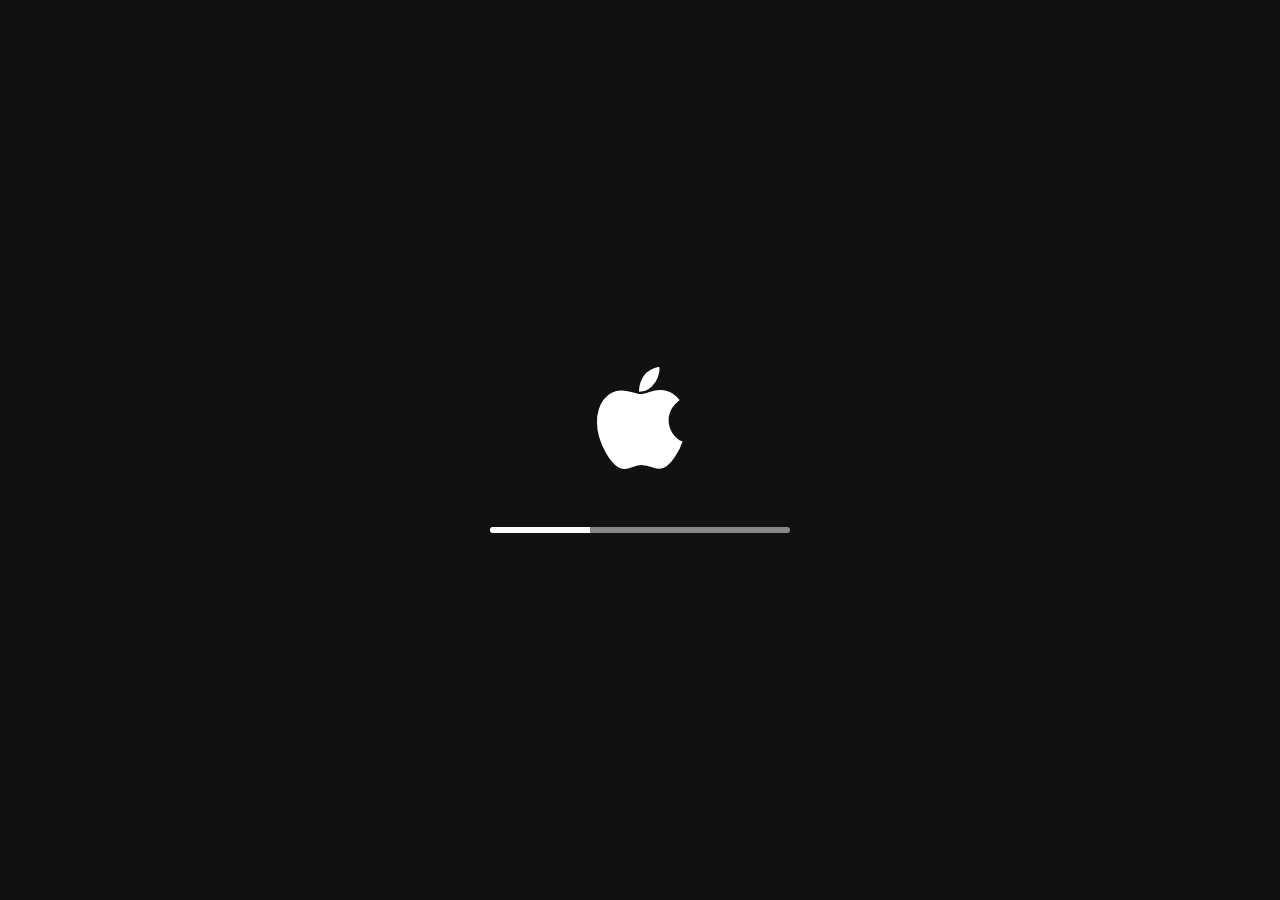
<file: index.html>
<!DOCTYPE html>
<html lang="en">
<head>
    <meta charset="UTF-8">
    <meta http-equiv="X-UA-Compatible" content="IE=edge">
    <meta name="viewport" content="width=device-width, initial-scale=1.0">
    <title>Zeki Baklan</title>
    <link rel="stylesheet" href="https://maxcdn.bootstrapcdn.com/font-awesome/4.6.3/css/font-awesome.min.css">
    <link rel="stylesheet" href="./styles.css">
    <link rel="apple-touch-icon" href="assets/favicon.png" />
      <link rel="icon" type="image/x-icon" href="assets/favicon.ico" />

      <link rel="icon" type="image/x-icon" href="assets/favicon.ico" />
      <link rel="apple-touch-icon" sizes="180x180" href="assets/apple-touch-icon.png">
    <link rel="icon" type="image/png" sizes="32x32" href="assets/favicon-32x32.png">
    <link rel="icon" type="image/png" sizes="16x16" href="assets/favicon-16x16.png">
    <link rel="manifest" href="assets/site.webmanifest">

</head>
<body>
    <i class="fa fa-apple logo"></i>

    <div class="progress">
        <div class="progress-inner"></div>
    </div>

    <script>
        const progressBar = document.querySelector('.progress-inner');

        // Yükleme animasyonu tamamlandığında
        progressBar.addEventListener('animationend', () => {
            // Yönlendirme işlemini gerçekleştir

            window.location.href = 'zeki.html';
        });

        // İlerleme çubuğu animasyonunun başlaması için gereken tetikleyici
        setTimeout(() => {
            progressBar.style.animation = 'load 5.2s linear';
        }, 0);
    </script>
</body>
</html>
</file>
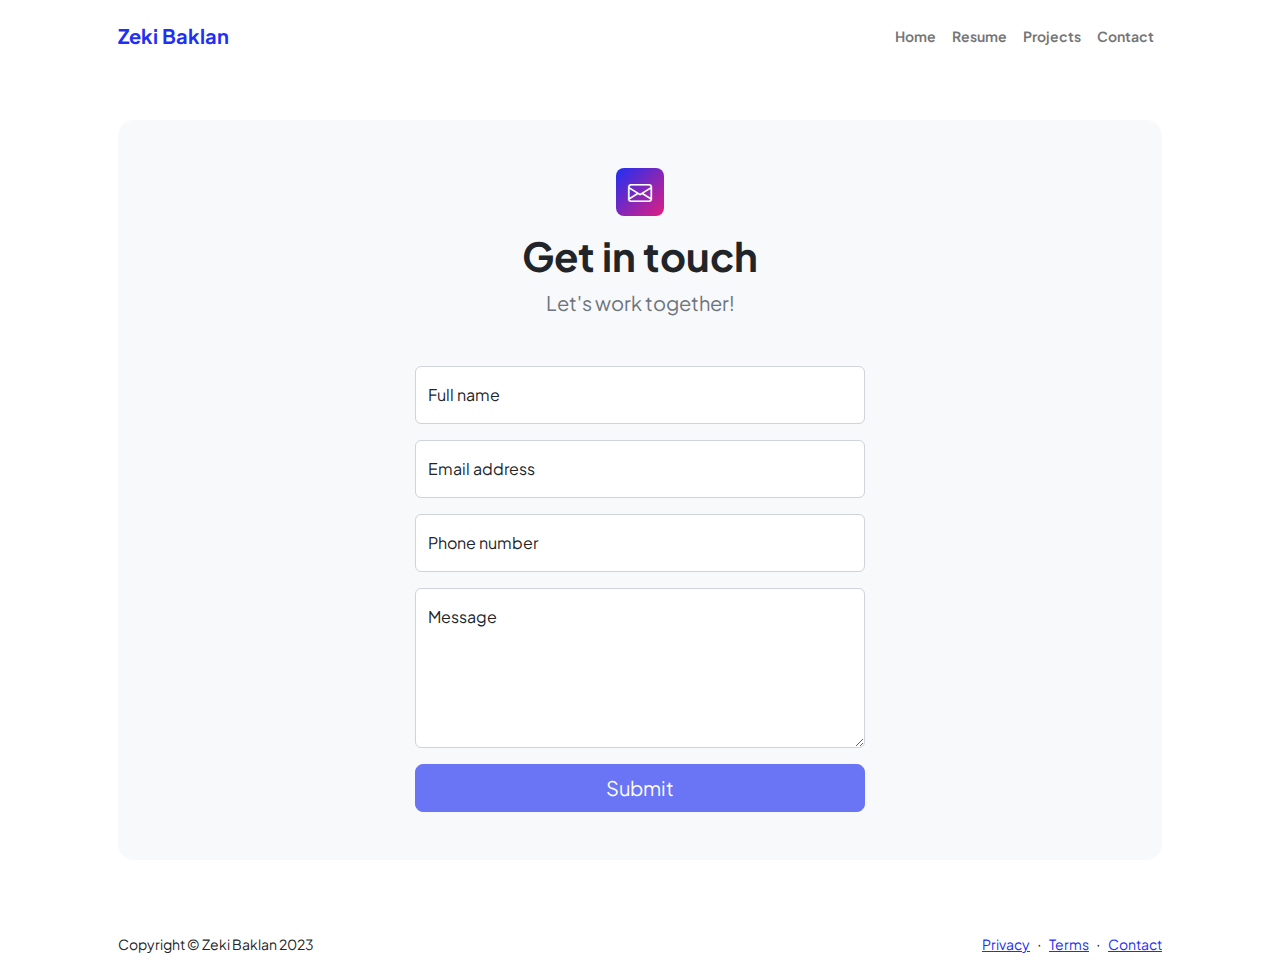
<file: contact.html>
<!DOCTYPE html>
<html lang="en">
    <head>
        <meta charset="utf-8" />
        <meta name="viewport" content="width=device-width, initial-scale=1, shrink-to-fit=no" />
        <meta name="description" content />
        <meta name="author" content />
        <title>Modern Business - Start Bootstrap Template</title>
        <!-- Favicon-->
        <link rel="icon" type="image/x-icon" href="assets/favicon.ico" />
        <!-- Custom Google font-->
        <link rel="preconnect" href="https://fonts.googleapis.com" />
        <link rel="preconnect" href="https://fonts.gstatic.com" crossorigin />
        <link href="https://fonts.googleapis.com/css2?family=Plus+Jakarta+Sans:wght@100;200;300;400;500;600;700;800;900&amp;display=swap" rel="stylesheet" />
        <!-- Bootstrap icons-->
        <link href="https://cdn.jsdelivr.net/npm/bootstrap-icons@1.8.1/font/bootstrap-icons.css" rel="stylesheet" />
        <!-- Core theme CSS (includes Bootstrap)-->
        <link href="css/styles.css" rel="stylesheet" />
    </head>
    <body class="d-flex flex-column">
        <main class="flex-shrink-0">
            <!-- Navigation-->
            <nav class="navbar navbar-expand-lg navbar-light bg-white py-3">
                <div class="container px-5">
                    <a class="navbar-brand" href="index.html"><span class="fw-bolder text-primary">Zeki Baklan</span></a>
                    <button class="navbar-toggler" type="button" data-bs-toggle="collapse" data-bs-target="#navbarSupportedContent" aria-controls="navbarSupportedContent" aria-expanded="false" aria-label="Toggle navigation"><span class="navbar-toggler-icon"></span></button>
                    <div class="collapse navbar-collapse" id="navbarSupportedContent">
                        <ul class="navbar-nav ms-auto mb-2 mb-lg-0 small fw-bolder">
                            <li class="nav-item"><a class="nav-link" href="index.html">Home</a></li>
                            <li class="nav-item"><a class="nav-link" href="resume.html">Resume</a></li>
                            <li class="nav-item"><a class="nav-link" href="projects.html">Projects</a></li>
                            <li class="nav-item"><a class="nav-link" href="contact.html">Contact</a></li>
                        </ul>
                    </div>
                </div>
            </nav>
            <!-- Page content-->
            <section class="py-5">
                <div class="container px-5">
                    <!-- Contact form-->
                    <div class="bg-light rounded-4 py-5 px-4 px-md-5">
                        <div class="text-center mb-5">
                            <div class="feature bg-primary bg-gradient-primary-to-secondary text-white rounded-3 mb-3"><i class="bi bi-envelope"></i></div>
                            <h1 class="fw-bolder">Get in touch</h1>
                            <p class="lead fw-normal text-muted mb-0">Let's work together!</p>
                        </div>
                        <div class="row gx-5 justify-content-center">
                            <div class="col-lg-8 col-xl-6">
                                <!-- * * * * * * * * * * * * * * *-->
                                <!-- * * SB Forms Contact Form * *-->
                                <!-- * * * * * * * * * * * * * * *-->
                                <!-- This form is pre-integrated with SB Forms.-->
                                <!-- To make this form functional, sign up at-->
                                <!-- https://startbootstrap.com/solution/contact-forms-->
                                <!-- to get an API token!-->
                                <form id="contactForm" data-sb-form-api-token="API_TOKEN">
                                    <!-- Name input-->
                                    <div class="form-floating mb-3">
                                        <input class="form-control" id="name" type="text" placeholder="Enter your name..." data-sb-validations="required" />
                                        <label for="name">Full name</label>
                                        <div class="invalid-feedback" data-sb-feedback="name:required">A name is required.</div>
                                    </div>
                                    <!-- Email address input-->
                                    <div class="form-floating mb-3">
                                        <input class="form-control" id="email" type="email" placeholder="name@example.com" data-sb-validations="required,email" />
                                        <label for="email">Email address</label>
                                        <div class="invalid-feedback" data-sb-feedback="email:required">An email is required.</div>
                                        <div class="invalid-feedback" data-sb-feedback="email:email">Email is not valid.</div>
                                    </div>
                                    <!-- Phone number input-->
                                    <div class="form-floating mb-3">
                                        <input class="form-control" id="phone" type="tel" placeholder="(123) 456-7890" data-sb-validations="required" />
                                        <label for="phone">Phone number</label>
                                        <div class="invalid-feedback" data-sb-feedback="phone:required">A phone number is required.</div>
                                    </div>
                                    <!-- Message input-->
                                    <div class="form-floating mb-3">
                                        <textarea class="form-control" id="message" type="text" placeholder="Enter your message here..." style="height: 10rem" data-sb-validations="required"></textarea>
                                        <label for="message">Message</label>
                                        <div class="invalid-feedback" data-sb-feedback="message:required">A message is required.</div>
                                    </div>
                                    <!-- Submit success message-->
                                    <!---->
                                    <!-- This is what your users will see when the form-->
                                    <!-- has successfully submitted-->
                                    <div class="d-none" id="submitSuccessMessage">
                                        <div class="text-center mb-3">
                                            <div class="fw-bolder">Form submission successful!</div>
                                            To activate this form, sign up at
                                            <br />
                                            <a href="https://startbootstrap.com/solution/contact-forms">https://startbootstrap.com/solution/contact-forms</a>
                                        </div>
                                    </div>
                                    <!-- Submit error message-->
                                    <!---->
                                    <!-- This is what your users will see when there is-->
                                    <!-- an error submitting the form-->
                                    <div class="d-none" id="submitErrorMessage"><div class="text-center text-danger mb-3">Error sending message!</div></div>
                                    <!-- Submit Button-->
                                    <div class="d-grid"><button class="btn btn-primary btn-lg disabled" id="submitButton" type="submit">Submit</button></div>
                                </form>
                            </div>
                        </div>
                    </div>
                </div>
            </section>
        </main>
        <!-- Footer-->
        <footer class="bg-white py-4 mt-auto">
            <div class="container px-5">
                <div class="row align-items-center justify-content-between flex-column flex-sm-row">
                    <div class="col-auto"><div class="small m-0">Copyright &copy; Zeki Baklan 2023</div></div>
                    <div class="col-auto">
                        <a class="small" href="#!">Privacy</a>
                        <span class="mx-1">&middot;</span>
                        <a class="small" href="#!">Terms</a>
                        <span class="mx-1">&middot;</span>
                        <a class="small" href="#!">Contact</a>
                    </div>
                </div>
            </div>
        </footer>
        <!-- Bootstrap core JS-->
        <script src="https://cdn.jsdelivr.net/npm/bootstrap@5.2.3/dist/js/bootstrap.bundle.min.js"></script>
        <!-- Core theme JS-->
        <script src="js/scripts.js"></script>
        <!-- * * * * * * * * * * * * * * * * * * * * * * * * * * * * * * * * * * * * * * * *-->
        <!-- * *                               SB Forms JS                               * *-->
        <!-- * * Activate your form at https://startbootstrap.com/solution/contact-forms * *-->
        <!-- * * * * * * * * * * * * * * * * * * * * * * * * * * * * * * * * * * * * * * * *-->
        <script src="https://cdn.startbootstrap.com/sb-forms-latest.js"></script>
    </body>
</html>
</file>
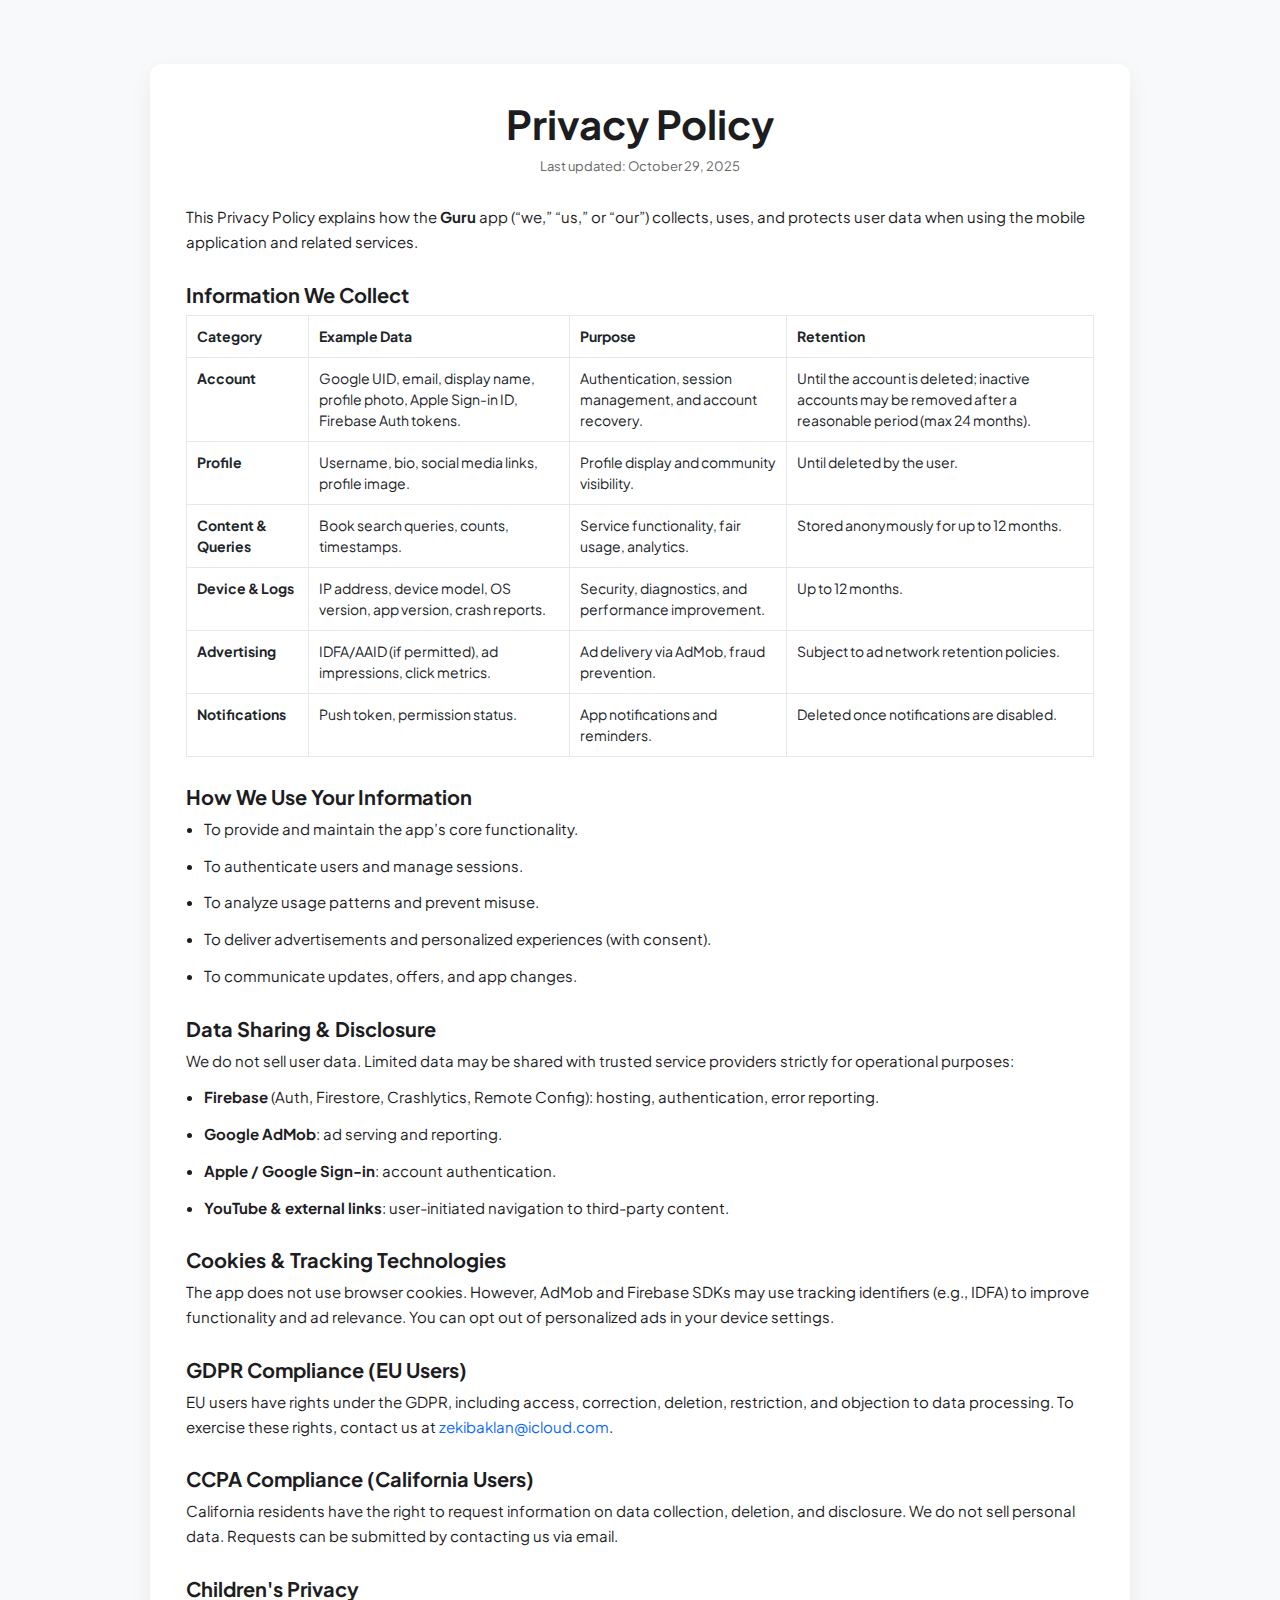
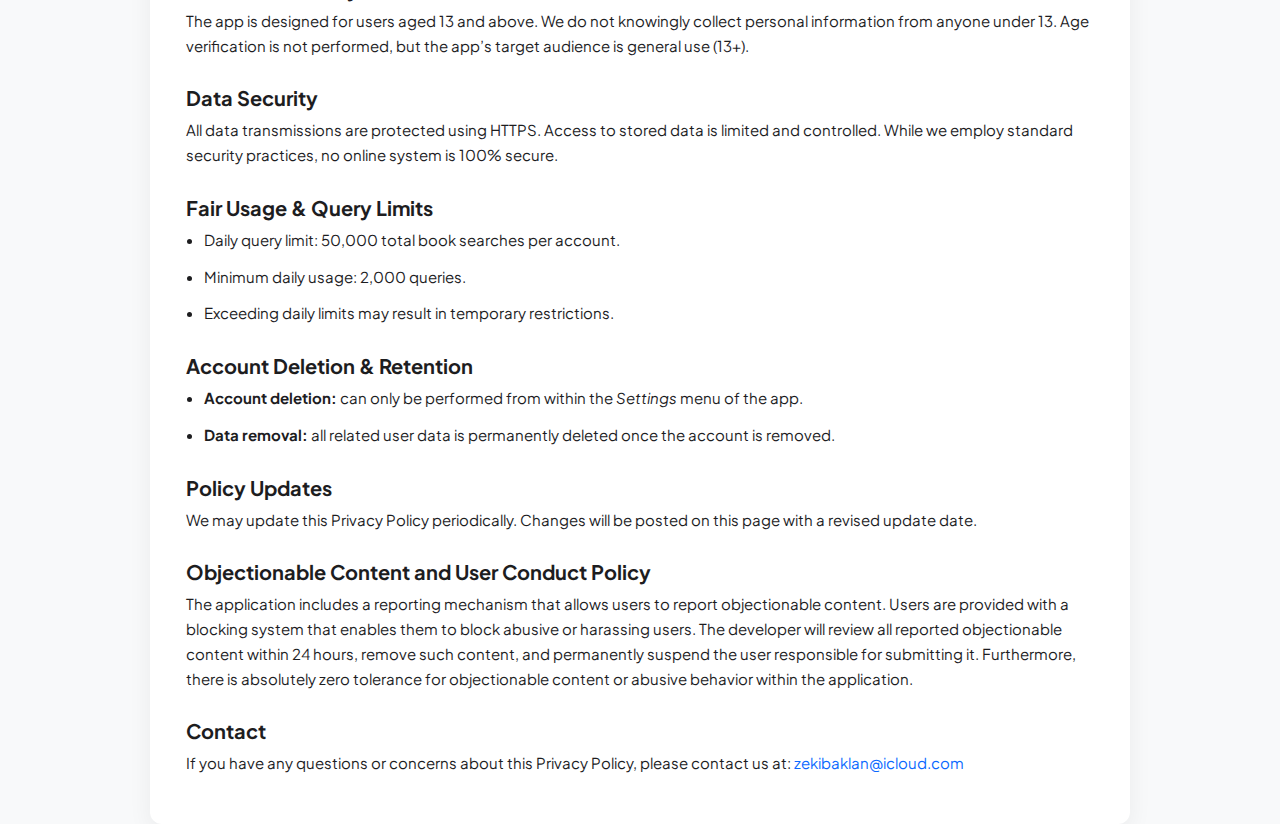
<file: privacy.html>
<!DOCTYPE html>
<html lang="en">
<head>
  <meta charset="utf-8" />
  <meta name="viewport" content="width=device-width, initial-scale=1" />
  <meta name="description" content="Privacy Policy - Guru App" />
  <title>Privacy Policy - Guru App</title>

  <link rel="icon" type="image/x-icon" href="assets/favicon.png" />
  <link rel="preconnect" href="https://fonts.googleapis.com" />
  <link rel="preconnect" href="https://fonts.gstatic.com" crossorigin />
  <link href="https://fonts.googleapis.com/css2?family=Plus+Jakarta+Sans:wght@300;400;600;700&display=swap" rel="stylesheet" />
  <link href="https://cdn.jsdelivr.net/npm/bootstrap-icons@1.8.1/font/bootstrap-icons.css" rel="stylesheet" />
  <link href="css/styles.css" rel="stylesheet" />

  <style>
	body { font-family: 'Plus Jakarta Sans', sans-serif; background:#f8f9fa; color:#1d1d1f; margin:0; }
	.wrap { max-width:980px; margin:64px auto; background:#fff; padding:36px; border-radius:12px; box-shadow:0 8px 24px rgba(0,0,0,.06); }
	h1 { font-size:40px; font-weight:700; text-align:center; margin-bottom:8px; }
	.muted { color:#666; font-size:13px; text-align:center; margin-bottom:28px; }
	h2 { font-size:20px; font-weight:700; margin:28px 0 8px; }
	p, li { font-size:15px; line-height:1.65; margin-bottom:12px; }
	ul { padding-left:18px; margin-bottom:12px; }
	a { color:#0b69ff; text-decoration:none; }
	a:hover { text-decoration:underline; }
	.table { width:100%; border-collapse:collapse; margin:8px 0 16px; }
	.table th, .table td { border:1px solid #e5e7eb; text-align:left; padding:10px; font-size:14px; vertical-align:top; }
	.badge { display:inline-block; padding:2px 8px; font-size:12px; border-radius:999px; background:#eef2ff; color:#3730a3; }
	.note { font-size:13px; color:#555; }
	.kvkk { background:#fff7ed; border:1px solid #fed7aa; padding:12px; border-radius:10px; }
  </style>
</head>
<body>
  <div class="wrap">
	<h1>Privacy Policy</h1>
	<p class="muted">Last updated: October 29, 2025</p>

	<p>This Privacy Policy explains how the <strong>Guru</strong> app (“we,” “us,” or “our”) collects, uses, and protects user data when using the mobile application and related services.</p>

	<h2>Information We Collect</h2>
	<table class="table">
	  <thead>
		<tr>
		  <th>Category</th>
		  <th>Example Data</th>
		  <th>Purpose</th>
		  <th>Retention</th>
		</tr>
	  </thead>
	  <tbody>
		<tr>
		  <td><strong>Account</strong></td>
		  <td>Google UID, email, display name, profile photo, Apple Sign-in ID, Firebase Auth tokens.</td>
		  <td>Authentication, session management, and account recovery.</td>
		  <td>Until the account is deleted; inactive accounts may be removed after a reasonable period (max 24 months).</td>
		</tr>
		<tr>
		  <td><strong>Profile</strong></td>
		  <td>Username, bio, social media links, profile image.</td>
		  <td>Profile display and community visibility.</td>
		  <td>Until deleted by the user.</td>
		</tr>
		<tr>
		  <td><strong>Content & Queries</strong></td>
		  <td>Book search queries, counts, timestamps.</td>
		  <td>Service functionality, fair usage, analytics.</td>
		  <td>Stored anonymously for up to 12 months.</td>
		</tr>
		<tr>
		  <td><strong>Device & Logs</strong></td>
		  <td>IP address, device model, OS version, app version, crash reports.</td>
		  <td>Security, diagnostics, and performance improvement.</td>
		  <td>Up to 12 months.</td>
		</tr>
		<tr>
		  <td><strong>Advertising</strong></td>
		  <td>IDFA/AAID (if permitted), ad impressions, click metrics.</td>
		  <td>Ad delivery via AdMob, fraud prevention.</td>
		  <td>Subject to ad network retention policies.</td>
		</tr>
		<tr>
		  <td><strong>Notifications</strong></td>
		  <td>Push token, permission status.</td>
		  <td>App notifications and reminders.</td>
		  <td>Deleted once notifications are disabled.</td>
		</tr>
	  </tbody>
	</table>

	<h2>How We Use Your Information</h2>
	<ul>
	  <li>To provide and maintain the app’s core functionality.</li>
	  <li>To authenticate users and manage sessions.</li>
	  <li>To analyze usage patterns and prevent misuse.</li>
	  <li>To deliver advertisements and personalized experiences (with consent).</li>
	  <li>To communicate updates, offers, and app changes.</li>
	</ul>

	<h2>Data Sharing & Disclosure</h2>
	<p>We do not sell user data. Limited data may be shared with trusted service providers strictly for operational purposes:</p>
	<ul>
	  <li><strong>Firebase</strong> (Auth, Firestore, Crashlytics, Remote Config): hosting, authentication, error reporting.</li>
	  <li><strong>Google AdMob</strong>: ad serving and reporting.</li>
	  <li><strong>Apple / Google Sign-in</strong>: account authentication.</li>
	  <li><strong>YouTube & external links</strong>: user-initiated navigation to third-party content.</li>
	</ul>

	<h2>Cookies & Tracking Technologies</h2>
	<p>The app does not use browser cookies. However, AdMob and Firebase SDKs may use tracking identifiers (e.g., IDFA) to improve functionality and ad relevance. You can opt out of personalized ads in your device settings.</p>

	<h2>GDPR Compliance (EU Users)</h2>
	<p>EU users have rights under the GDPR, including access, correction, deletion, restriction, and objection to data processing. To exercise these rights, contact us at <a href="mailto:zekibaklan@icloud.com">zekibaklan@icloud.com</a>.</p>

	<h2>CCPA Compliance (California Users)</h2>
	<p>California residents have the right to request information on data collection, deletion, and disclosure. We do not sell personal data. Requests can be submitted by contacting us via email.</p>

	<h2>Children's Privacy</h2>
	<p>The app is designed for users aged 13 and above. We do not knowingly collect personal information from anyone under 13. Age verification is not performed, but the app’s target audience is general use (13+).</p>

	<h2>Data Security</h2>
	<p>All data transmissions are protected using HTTPS. Access to stored data is limited and controlled. While we employ standard security practices, no online system is 100% secure.</p>

	<h2>Fair Usage & Query Limits</h2>
	<ul>
	  <li>Daily query limit: 50,000 total book searches per account.</li>
	  <li>Minimum daily usage: 2,000 queries.</li>
	  <li>Exceeding daily limits may result in temporary restrictions.</li>
	</ul>

	<h2>Account Deletion & Retention</h2>
	<ul>
	  <li><strong>Account deletion:</strong> can only be performed from within the <em>Settings</em> menu of the app.</li>
	  <li><strong>Data removal:</strong> all related user data is permanently deleted once the account is removed.</li>
	</ul>

	<h2>Policy Updates</h2>
	<p>We may update this Privacy Policy periodically. Changes will be posted on this page with a revised update date.</p>
<h2>Objectionable Content and User Conduct Policy</h2>
	<p>The application includes a reporting mechanism that allows users to report objectionable content.  
	Users are provided with a blocking system that enables them to block abusive or harassing users.  
	The developer will review all reported objectionable content within 24 hours, remove such content, and permanently suspend the user responsible for submitting it.  
	Furthermore, there is absolutely zero tolerance for objectionable content or abusive behavior within the application.</p>

	<h2>Contact</h2>
	<p>If you have any questions or concerns about this Privacy Policy, please contact us at:  
	<a href="mailto:zekibaklan@icloud.com">zekibaklan@icloud.com</a></p>
  </div>
</body>
</html>
</file>
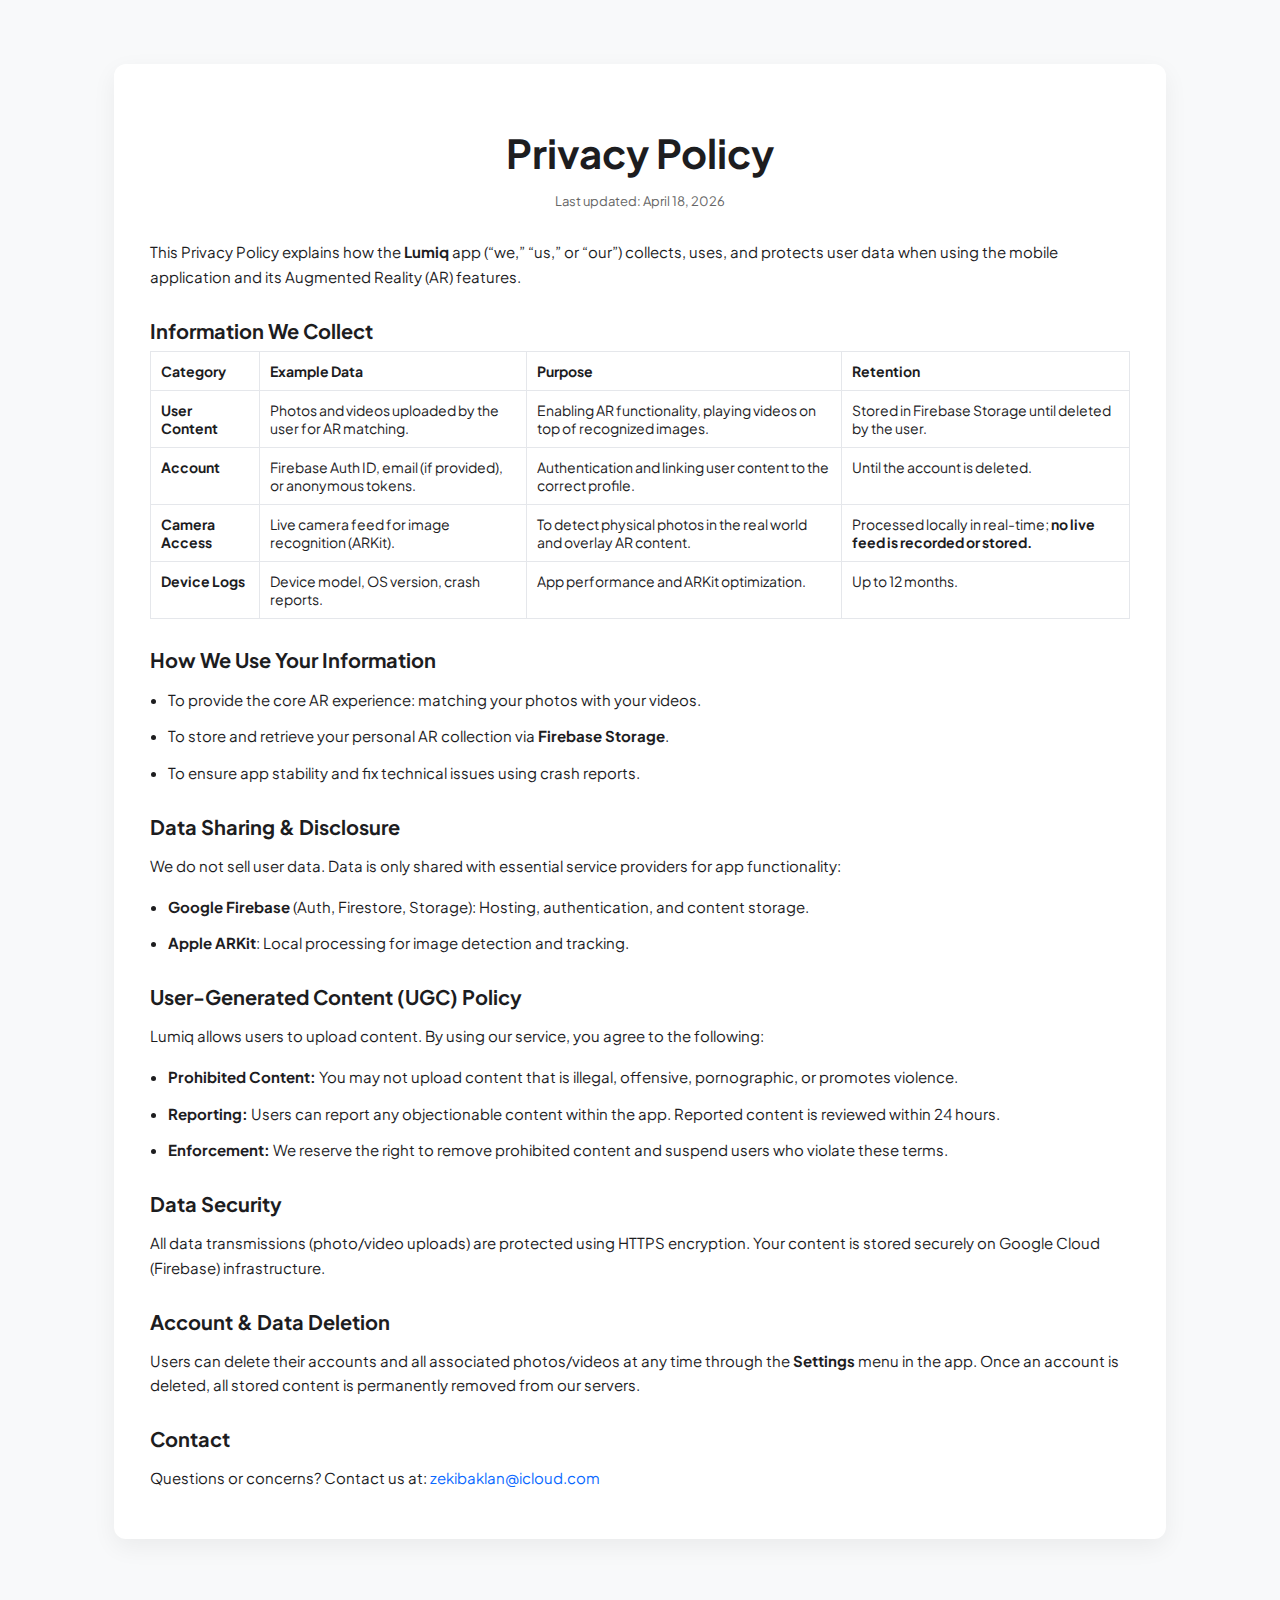
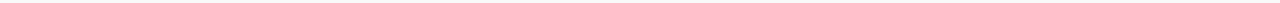
<file: privacyLumiq.html>
<!DOCTYPE html>
<html lang="en">
<head>
  <meta charset="utf-8" />
  <meta name="viewport" content="width=device-width, initial-scale=1" />
  <meta name="description" content="Privacy Policy - Lumiq App" />
  <title>Privacy Policy - Lumiq</title>

  <link rel="preconnect" href="https://fonts.googleapis.com" />
  <link rel="preconnect" href="https://fonts.gstatic.com" crossorigin />
  <link href="https://fonts.googleapis.com/css2?family=Plus+Jakarta+Sans:wght@300;400;600;700&display=swap" rel="stylesheet" />
  
  <style>
	body { font-family: 'Plus Jakarta Sans', sans-serif; background:#f8f9fa; color:#1d1d1f; margin:0; }
	.wrap { max-width:980px; margin:64px auto; background:#fff; padding:36px; border-radius:12px; box-shadow:0 8px 24px rgba(0,0,0,.06); }
	h1 { font-size:40px; font-weight:700; text-align:center; margin-bottom:8px; }
	.muted { color:#666; font-size:13px; text-align:center; margin-bottom:28px; }
	h2 { font-size:20px; font-weight:700; margin:28px 0 8px; }
	p, li { font-size:15px; line-height:1.65; margin-bottom:12px; }
	ul { padding-left:18px; margin-bottom:12px; }
	a { color:#0b69ff; text-decoration:none; }
	a:hover { text-decoration:underline; }
	.table { width:100%; border-collapse:collapse; margin:8px 0 16px; }
	.table th, .table td { border:1px solid #e5e7eb; text-align:left; padding:10px; font-size:14px; vertical-align:top; }
  </style>
</head>
<body>
  <div class="wrap">
	<h1>Privacy Policy</h1>
	<p class="muted">Last updated: April 18, 2026</p>

	<p>This Privacy Policy explains how the <strong>Lumiq</strong> app (“we,” “us,” or “our”) collects, uses, and protects user data when using the mobile application and its Augmented Reality (AR) features.</p>

	<h2>Information We Collect</h2>
	<table class="table">
	  <thead>
		<tr>
		  <th>Category</th>
		  <th>Example Data</th>
		  <th>Purpose</th>
		  <th>Retention</th>
		</tr>
	  </thead>
	  <tbody>
		<tr>
		  <td><strong>User Content</strong></td>
		  <td>Photos and videos uploaded by the user for AR matching.</td>
		  <td>Enabling AR functionality, playing videos on top of recognized images.</td>
		  <td>Stored in Firebase Storage until deleted by the user.</td>
		</tr>
		<tr>
		  <td><strong>Account</strong></td>
		  <td>Firebase Auth ID, email (if provided), or anonymous tokens.</td>
		  <td>Authentication and linking user content to the correct profile.</td>
		  <td>Until the account is deleted.</td>
		</tr>
		<tr>
		  <td><strong>Camera Access</strong></td>
		  <td>Live camera feed for image recognition (ARKit).</td>
		  <td>To detect physical photos in the real world and overlay AR content.</td>
		  <td>Processed locally in real-time; <strong>no live feed is recorded or stored.</strong></td>
		</tr>
		<tr>
		  <td><strong>Device Logs</strong></td>
		  <td>Device model, OS version, crash reports.</td>
		  <td>App performance and ARKit optimization.</td>
		  <td>Up to 12 months.</td>
		</tr>
	  </tbody>
	</table>

	<h2>How We Use Your Information</h2>
	<ul>
	  <li>To provide the core AR experience: matching your photos with your videos.</li>
	  <li>To store and retrieve your personal AR collection via <strong>Firebase Storage</strong>.</li>
	  <li>To ensure app stability and fix technical issues using crash reports.</li>
	</ul>

	<h2>Data Sharing & Disclosure</h2>
	<p>We do not sell user data. Data is only shared with essential service providers for app functionality:</p>
	<ul>
	  <li><strong>Google Firebase</strong> (Auth, Firestore, Storage): Hosting, authentication, and content storage.</li>
	  <li><strong>Apple ARKit</strong>: Local processing for image detection and tracking.</li>
	</ul>

	<h2>User-Generated Content (UGC) Policy</h2>
	<p>Lumiq allows users to upload content. By using our service, you agree to the following:</p>
	<ul>
	  <li><strong>Prohibited Content:</strong> You may not upload content that is illegal, offensive, pornographic, or promotes violence.</li>
	  <li><strong>Reporting:</strong> Users can report any objectionable content within the app. Reported content is reviewed within 24 hours.</li>
	  <li><strong>Enforcement:</strong> We reserve the right to remove prohibited content and suspend users who violate these terms.</li>
	</ul>

	<h2>Data Security</h2>
	<p>All data transmissions (photo/video uploads) are protected using HTTPS encryption. Your content is stored securely on Google Cloud (Firebase) infrastructure.</p>

	<h2>Account & Data Deletion</h2>
	<p>Users can delete their accounts and all associated photos/videos at any time through the <strong>Settings</strong> menu in the app. Once an account is deleted, all stored content is permanently removed from our servers.</p>

	<h2>Contact</h2>
	<p>Questions or concerns? Contact us at: <a href="mailto:zekibaklan@icloud.com">zekibaklan@icloud.com</a></p>
  </div>
</body>
</html>
</file>
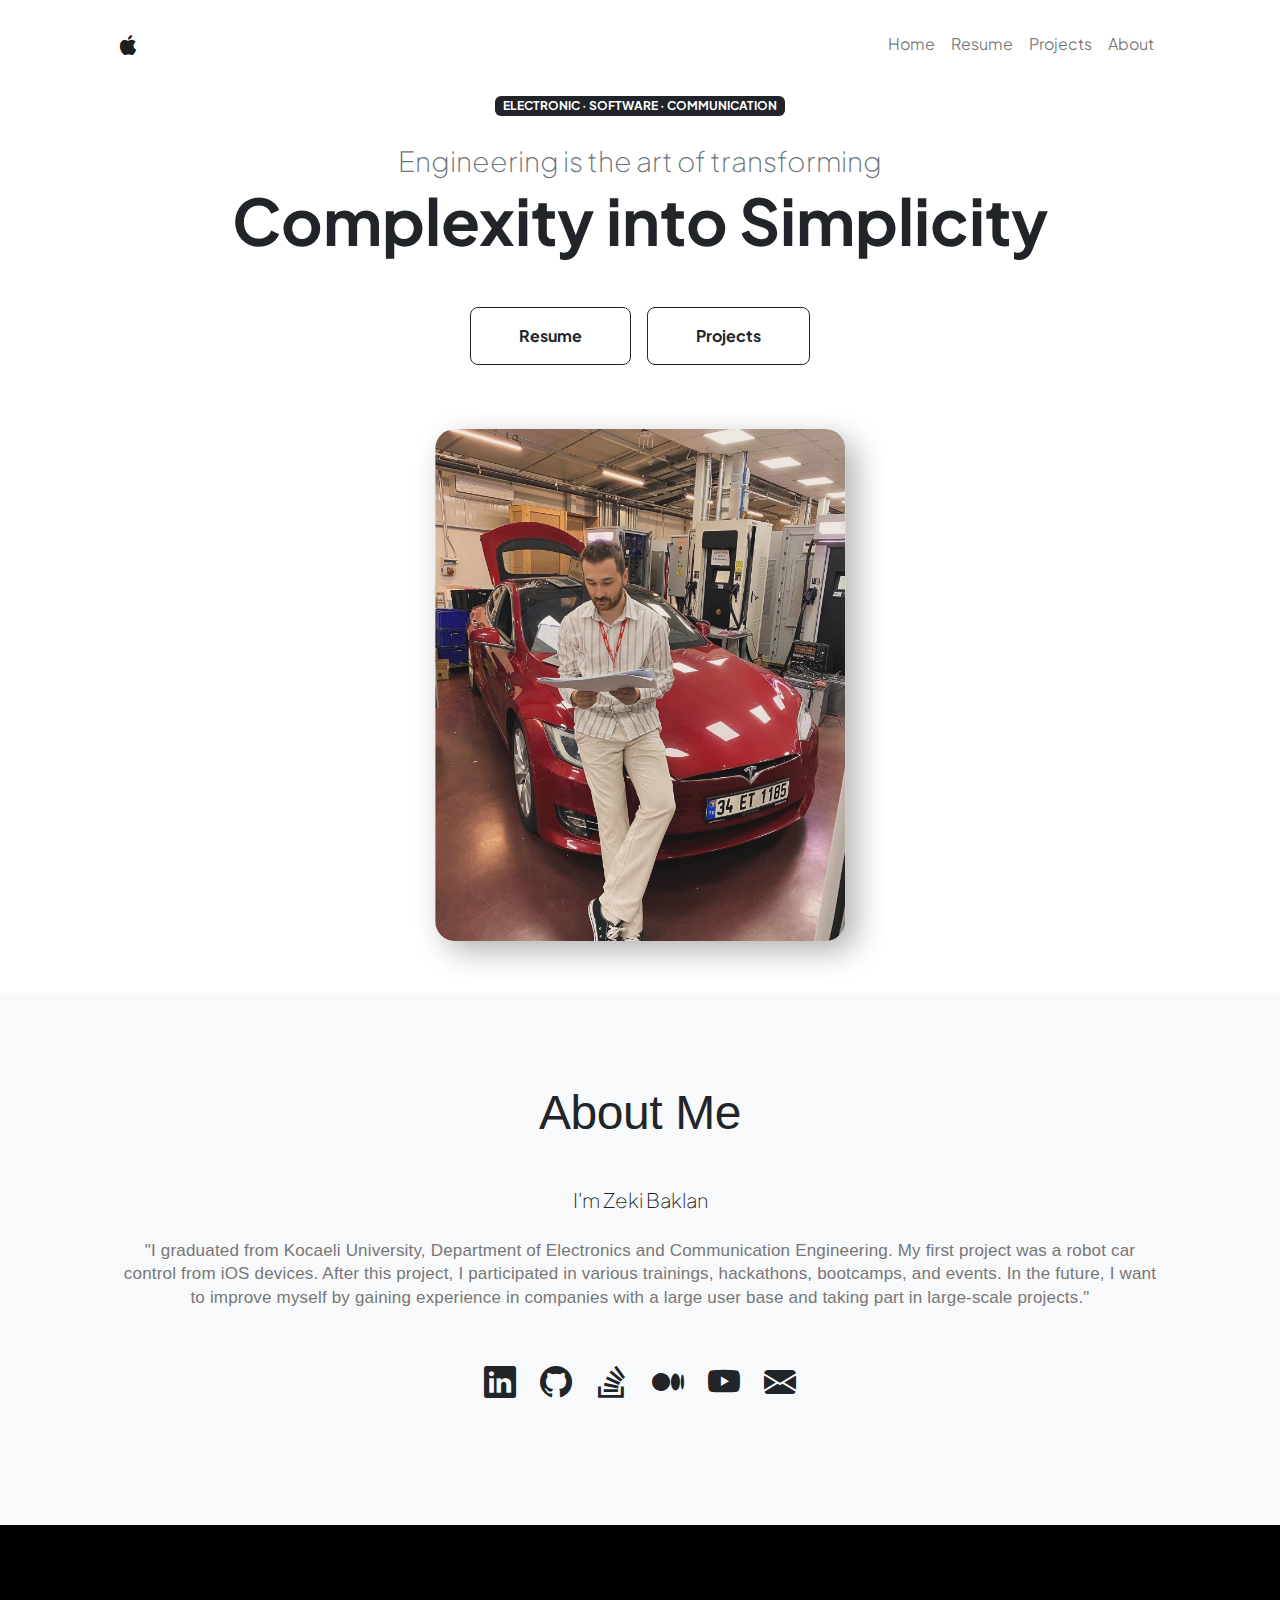
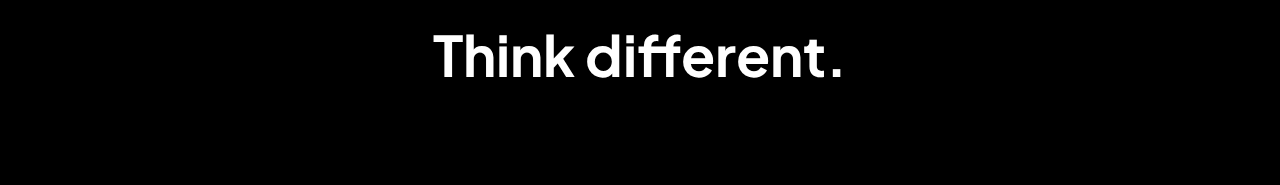
<file: zeki.html>
<!DOCTYPE html>
<html lang="en">
    <head>

        <meta charset="utf-8" />
        <meta name="viewport" content="width=device-width, initial-scale=1, shrink-to-fit=no" />
        <meta name="description" content="" />
        <meta name="author" content="" />
        <title> Zeki Baklan - Portfolio </title>
        <!-- Favicon-->
  <link rel="icon" type="image/x-icon" href="assets/favicon.png" />
  <link rel="apple-touch-icon" sizes="180x180" href="assets/apple-touch-icon.png">
<link rel="icon" type="image/png" sizes="32x32" href="assets/favicon-32x32.png">
<link rel="icon" type="image/png" sizes="16x16" href="assets/favicon-16x16.png">
<link rel="manifest" href="assets/site.webmanifest">




        <!-- Custom Google font-->
        <link rel="preconnect" href="https://fonts.googleapis.com" />
        <link rel="preconnect" href="https://fonts.gstatic.com" crossorigin />
        <link href="https://fonts.googleapis.com/css2?family=Plus+Jakarta+Sans:wght@100;200;300;400;500;600;700;800;900&amp;display=swap" rel="stylesheet" />
        <!-- Bootstrap icons-->
        <link href="https://cdn.jsdelivr.net/npm/bootstrap-icons@1.8.1/font/bootstrap-icons.css" rel="stylesheet" />
        <!-- Core theme CSS (includes Bootstrap)-->
        <link href="css/styles.css" rel="stylesheet" />

  <style>

   .globalnav-link-text {
    height: 100%;
    display: flex;
    align-items: center;
    pointer-events: none;
}

body, input, textarea, select, button {
font-synthesis: none;
-moz-font-feature-settings: 'kern';
-webkit-font-smoothing: antialiased;
-moz-osx-font-smoothing: grayscale;
direction: ltr;
text-align: left;
}
.typography-headline-elevated {
font-size: 48px;
line-height: 1.08349;
font-weight: 600;
letter-spacing: -0.003em;
font-family: "SF Pro Display", "SF Pro Icons", "Helvetica Neue", "Helvetica", "Arial", sans-serif;
}
.as-page-title {
margin-left: auto;
margin-right: auto;
width: 980px;
margin-top: 68px;
word-wrap: break-word;
text-align: center;
}.navbar-container {
        margin-top: 20px; /* İstediğiniz boşluğu buradan ayarlayabilirsiniz */
    }
h2 {
display: block;
font-size: 1.5em;
margin-block-start: 0.83em;
margin-block-end: 0.83em;
margin-inline-start: 0px;
margin-inline-end: 0px;
font-weight: bold;
}
.dd-billboard-header {
font-size: 32px;
line-height: 1.125;
font-weight: 600;
letter-spacing: 0.004em;
font-family: "SF Pro Display", "SF Pro Icons", "Helvetica Neue", "Helvetica", "Arial", sans-serif;
}


.profile-img {
    border-radius: 20px;
    box-shadow: 10px 10px 30px rgba(0, 0, 0, 0.3);
}




.as-richtext {
color: #444444;
position: relative;
word-break: break-word;
}
.typography-headline-elevated {
font-size: 48px;
line-height: 1;
font-weight: 400;
letter-spacing: -0.009em;
font-family: "SF Pro Display", "SF Pro Icons", "Helvetica Neue", "Helvetica", "Arial", sans-serif;
}

.rf-ccard-content-desc {
font-size: 17px;
line-height: 1.23536;
font-weight: 400;
letter-spacing: -.022em;
font-family: SF Pro Text,SF Pro Icons,AOS Icons,Helvetica Neue,Helvetica,Arial,sans-serif;
color: #1d1d1f;
padding-top: 10px;
margin-top: 0;
}
.dd-compact-right-large-8 {
margin-right: 8%!important;
}
.typography-compare-tagline {
font-size: 12px;
line-height: 1.33337;
font-weight: 400;
letter-spacing: -.01em;
font-family: "SF Pro Text","SF Pro Icons","Helvetica Neue","Helvetica","Arial",sans-serif;
}
.dd-compact-large-22 .dd-billboard-header {
display: inline;
}
.dd-billboard-subcopy {
font-size: 17px;
line-height: 1.381;
font-weight: 310;
letter-spacing: .011em;
color:  #777777;
font-family: "SF Pro Display","SF Pro Icons","Helvetica Neue",Helvetica,Arial,sans-serif;
}
</style>

          </style>

    </head>
    <body class="d-flex flex-column h-100">

        <main class="flex-shrink-0">
            <!-- Navigation-->
            <nav class="navbar navbar-expand-lg navbar-light bg-white py-4">
      <div class="container px-5">
          <div class="d-flex justify-content-between align-items-center w-100">
              <a class="navbar-brand" href="zeki.html"><span class="bi bi-apple"></span></a>
              <button class="navbar-toggler" type="button" data-bs-toggle="collapse" data-bs-target="#navbarNav" aria-controls="navbarNav" aria-expanded="false" aria-label="Toggle navigation">
                  <span class="navbar-toggler-icon"></span>
              </button>
          </div>
          <div class="collapse navbar-collapse" id="navbarNav">
              <ul class="navbar-nav ml-auto">
                  <li class="nav-item active">
                      <a class="nav-link" href="zeki.html">Home</a>
                  </li>
                  <li class="nav-item">
                      <a class="nav-link" href="resume.html">Resume</a>
                  </li>
                  <li class="nav-item">
                      <a class="nav-link" href="projects.html">Projects</a>
                  </li>
                  <li class="nav-item">
                      <a class="nav-link" href="zeki.html#about-me">About</a>
                  </li>
              </ul>
          </div>
      </div>
  </nav>


                </div>
            </nav>
            <!-- Header-->
            <header class="py-1">    <!-- BURDAN FOTOĞ-->
                <div class="container px-5 pb-5">
                    <div class="row gx-5 align-items-center">
                        <div class="col-xxl-5">
                            <!-- Header text content-->
                            <div class="text-center text-xxl-start">
                                <div class="badge bg-dark text-white mb-4"><div class="text-uppercase">Electronic &middot; Software &middot; Communication</div></div>
                                <div class="fs-3 fw-light text-muted">Engineering is the art of transforming</div>
                                <h1 class="display-3 fw-bolder mb-5"><span class="text-dark d-inline">Complexity into Simplicity</span></h1>
                                <div class="d-grid gap-3 d-sm-flex justify-content-sm-center justify-content-xxl-start mb-3">
                                    <a class="btn btn-outline-dark btn-lg px-5 py-3 fs-6 fw-bolder" href="resume.html">Resume</a>
                                    <a class="btn btn-outline-dark btn-lg px-5 py-3 fs-6 fw-bolder" href="projects.html">Projects</a>
                                </div>
                            </div>
                        </div>
                        <div class="col-xxl-7">
                            <!-- Header profile picture-->
                            <div class="d-flex justify-content-center mt-5 mt-xxl-">
                                <div class="profile bg-white-primary-to-secondary">
                                    <!-- TIP: For best results, use a photo with a transparent background like the demo example below-->
                                    <!-- Watch a tutorial on how to do this on YouTube (link)-->
                                    <img class="profile-img" src="assets/profile1.png" alt="..." />

                                    </div>
                                </div>
                            </div>
                        </div>
                    </div>
                </div>
            </header>
            <!-- About Section-->
            <section class="bg-light py-5">
                <div class="container px-5">
                    <div class="row gx-5 justify-content-center">
                        <div class="col-xxl-8">
                            <div class="text-center my-5">
                              <div id="about-me">
                                <div class="text-center mb-5">
                                <h1 class="as-page-title__heading typography-headline-elevated">About Me</h1>

                                </div>
                                <script>
                              document.addEventListener("DOMContentLoaded", function() {
                                  document.querySelector("a[href='#about-me']").addEventListener("click", function(event) {
                                      event.preventDefault(); // Bağlantının varsayılan davranışını engelle
                                      document.querySelector("#about-me").scrollIntoView({ behavior: "smooth" });
                                  });
                              });
                          </script>
                                <p class="lead fw-light mb-4">I'm Zeki Baklan </p>
                                <p class="text-muted"></p>
                                <p class="dd-billboard-subcopy dd-compact-large-17 dd-compact-small-10 mb-5">
"I graduated from Kocaeli University, Department of Electronics and Communication Engineering. My
first project was a robot car control from iOS devices. After this project, I participated in various
trainings, hackathons, bootcamps, and events. In the future, I want to improve myself by gaining
experience in companies with a large user base and taking part in large-scale projects."</p>
                                <div class="d-flex justify-content-center fs-2 gap-4  ">




                                    <a class="text-dark" href="https://www.linkedin.com/in/zekibaklan/"target="_blank"><i class="bi bi-linkedin"></i></a>
                                    <a class="text-dark" href="https://github.com/zekibaklan?tab=repositories"target="_blank"><i class="bi bi-github"></i></a>
                                    <a class="text-dark" href="https://stackoverflow.com/users/20239366/zeki-baklan"target="_blank"><i class="bi bi-stack-overflow"></i></a>
                                    <a class="text-dark" href="https://medium.com/@zekibaklan"target="_blank"><i class="bi bi-medium"target="_blank"></i></a>
                                    <a class="text-dark" href="https://www.youtube.com/@zekibaklan"target="_blank"><i class="bi bi-youtube"></i></a>
                                        <a class="text-dark" href="https://github.com/zekibaklan?tab=repositories"target="_blank"><i class="bi bi-envelope-fill"></i></a>
                                </div>
                                  </div>
                                <div class="d-flex justify-content-center mt-4">

   </div>
   <script>
        document.addEventListener("DOMContentLoaded", function() {
            var messengerButton = document.querySelector(".bi-envelope-fill");
            messengerButton.addEventListener("click", function(event) {
                event.preventDefault(); // Sayfa yönlendirmesini engelle

                var mailAdresi = "zekibaklan@icloud.com";
                window.location.href = "mailto:" + mailAdresi;
            });
        });
    </script>
                            </div>
                        </div>
                    </div>
                </div>
            </section>
            <section class="py-5 bg-black text-white">

                <div class="container px-5 my-5">
                    <div class="text-center">
                        <h2 class="display-4 fw-bolder mb-4">Think different.</h2>

                    </div>
                </div>
            </section>
        </main>

        <!-- Footer-->


        <!-- Bootstrap core JS-->
        <script src="https://cdn.jsdelivr.net/npm/bootstrap@5.2.3/dist/js/bootstrap.bundle.min.js"></script>
        <!-- Core theme JS-->
        <script src="js/scripts.js"></script>
    </body>
</html>
</file>
<file: styles.css>
html, body{
background: #111;
height: 100vh;
width: 100%;
margin: 0;
display: flex;
justify-content: center;
align-items: center;
flex-direction: column;
}
.logo {
font-size: 110px;
margin-bottom: 50px;
color: #fff;
}
.progress{
width: 300px;
max-width: 85vw;
height: 6px;
bottom: 20vh;
border-radius: 4px;
background: rgba(255,255,255,0.5);
overflow: hidden;
}
.progress::after{
content: '';
display: block;
width: 100px;
height: 6px;
background:  #fff;
animation:  load 5s linear forwards;
}
@keyframes load {
  0% { width: 0; }
  10% { width: 5%; }
  20% { width: 12%; }
  30% { width: 20%; }
  40% { width: 29%; }
  50% { width: 39%; }
  60% { width: 50%; }
  70% { width: 62%; }
  80% { width: 75%; }
  90% { width: 89%; }
  100% { width: 100%; }
}
</file>
